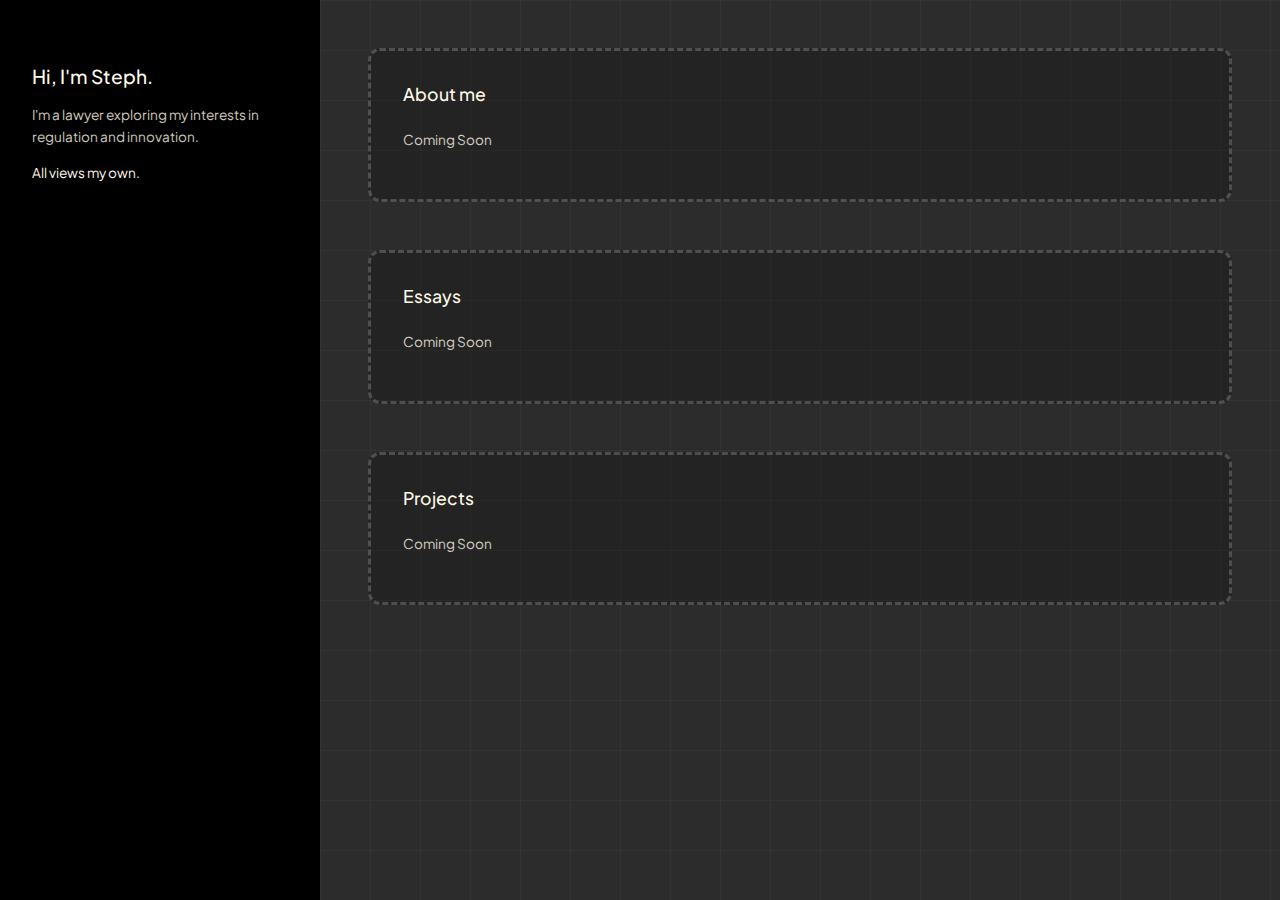
<file: index.html>
<!DOCTYPE html>
<html lang="en">
<head>
    <meta charset="UTF-8">
    <meta name="viewport" content="width=device-width, initial-scale=1.0">
    <title> Stephanie Koay </title>
    <link href="https://fonts.googleapis.com/css2?family=Plus+Jakarta+Sans:wght@400;500;600&display=swap" rel="stylesheet">
    <style>
        * {
            margin: 0;
            padding: 0;
            box-sizing: border-box;
            font-family: 'Plus Jakarta Sans', -apple-system, BlinkMacSystemFont, sans-serif;
        }

        :root {
            --cream: #fff8e7;
            --dark-gray: #2c2c2c;
            --box-border: rgba(255, 248, 231, 0.2);
        }

        body {
            display: flex;
            min-height: 100vh;
            color: var(--cream);
            overflow-x: hidden;
            font-size: 0.85rem;
        }

        .left-column {
            position: fixed;
            width: 25%;
            height: 100vh;
            background: #000000;
            padding: 2rem;
        }

        .about-content {
            margin-top: 2rem;
        }

        .about-content h1 {
            font-size: 1.2rem;
            margin-bottom: 1rem;
            font-weight: 500;
        }

        .about-content p {
            line-height: 1.6;
            opacity: 0.8;
            margin-bottom: 1rem;
        }

        .right-column {
            margin-left: 25%;
            width: 75%;
            min-height: 100vh;
            background: var(--dark-gray);
            padding: 3rem;
            background-image: 
                linear-gradient(to right, rgba(255, 248, 231, 0.03) 1px, transparent 1px),
                linear-gradient(to bottom, rgba(255, 248, 231, 0.03) 1px, transparent 1px);
            background-size: 50px 50px;
        }

        .section {
            margin-bottom: 3rem;
            padding: 2rem;
            border: 3px dashed var(--box-border);
            border-radius: 12px;
            background: rgba(0, 0, 0, 0.2);
        }

        .section h2 {
            font-size: 1.1rem;
            margin-bottom: 1.5rem;
            font-weight: 500;
        }

        .section p {
            line-height: 1.6;
            opacity: 0.8;
            margin-bottom: 1rem;
        }
    </style>
</head>
<body>
    <div class="left-column">
        <div class="about-content">
            <h1>Hi, I'm Steph.</h1>
            <p>I'm a lawyer exploring my interests in regulation and innovation. </p> 
            <p> </p>All views my own.</p>
            <p> </p>
            <p></p>
        </div>
    </div>

    <div class="right-column">
        <div class="section">
            <h2>About me</h2>
            <p>Coming Soon</p>
        </div>

        <div class="section">
            <h2>Essays</h2>
            <p>Coming Soon</p>
        </div>

        <div class="section">
            <h2>Projects</h2>
            <p>Coming Soon</p>
        </div>
    </div>
</body>
</html>
</file>
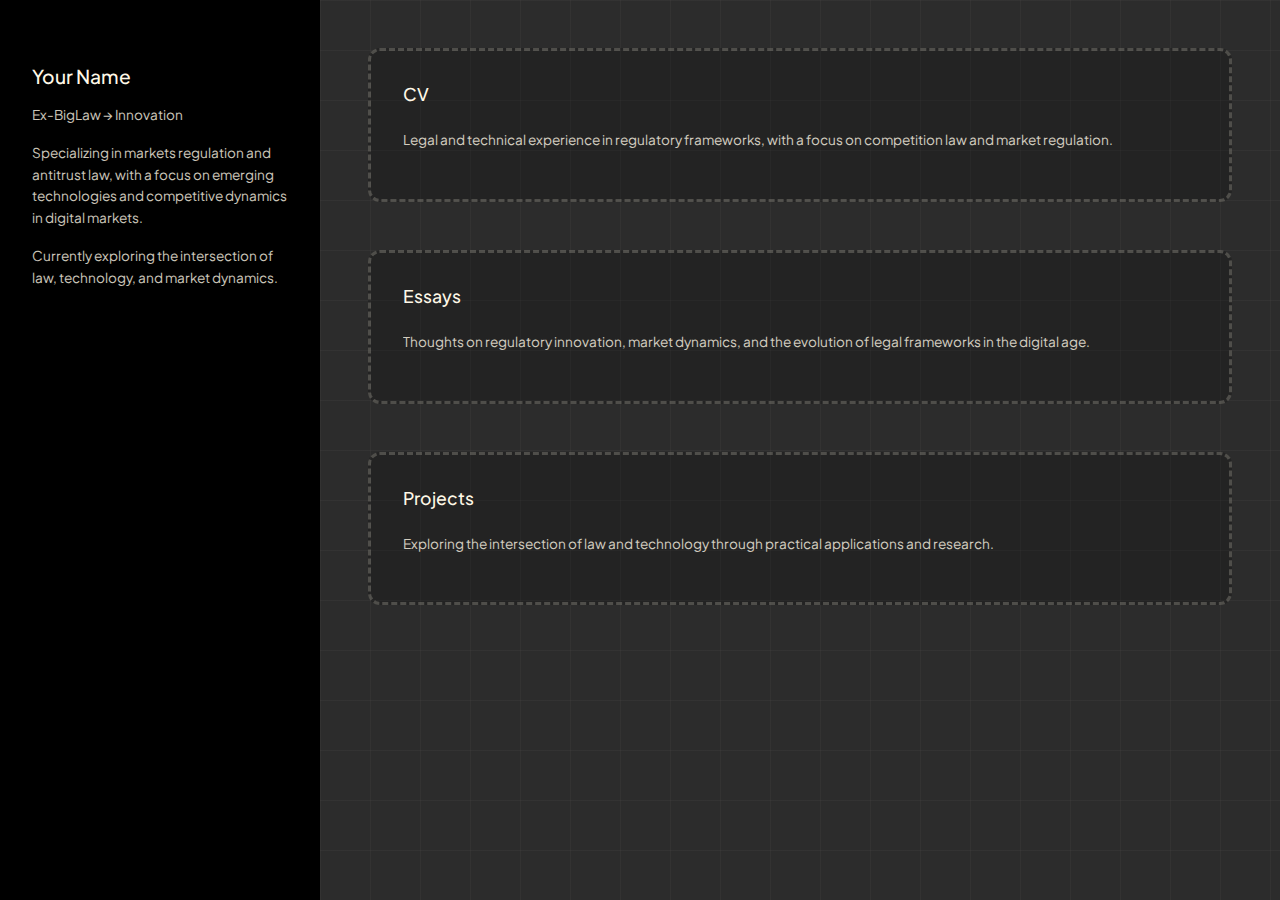
<file: views/index.html>
<!DOCTYPE html>
<html lang="en">
<head>
    <meta charset="UTF-8">
    <meta name="viewport" content="width=device-width, initial-scale=1.0">
    <title>Two Column Layout</title>
    <link href="https://fonts.googleapis.com/css2?family=Plus+Jakarta+Sans:wght@400;500;600&display=swap" rel="stylesheet">
    <style>
        * {
            margin: 0;
            padding: 0;
            box-sizing: border-box;
            font-family: 'Plus Jakarta Sans', -apple-system, BlinkMacSystemFont, sans-serif;
        }

        :root {
            --cream: #fff8e7;
            --dark-gray: #2c2c2c;
            --box-border: rgba(255, 248, 231, 0.2);
        }

        body {
            display: flex;
            min-height: 100vh;
            color: var(--cream);
            overflow-x: hidden;
            font-size: 0.85rem;
        }

        .left-column {
            position: fixed;
            width: 25%;
            height: 100vh;
            background: #000000;
            padding: 2rem;
        }

        .about-content {
            margin-top: 2rem;
        }

        .about-content h1 {
            font-size: 1.2rem;
            margin-bottom: 1rem;
            font-weight: 500;
        }

        .about-content p {
            line-height: 1.6;
            opacity: 0.8;
            margin-bottom: 1rem;
        }

        .right-column {
            margin-left: 25%;
            width: 75%;
            min-height: 100vh;
            background: var(--dark-gray);
            padding: 3rem;
            background-image: 
                linear-gradient(to right, rgba(255, 248, 231, 0.03) 1px, transparent 1px),
                linear-gradient(to bottom, rgba(255, 248, 231, 0.03) 1px, transparent 1px);
            background-size: 50px 50px;
        }

        .section {
            margin-bottom: 3rem;
            padding: 2rem;
            border: 3px dashed var(--box-border);
            border-radius: 12px;
            background: rgba(0, 0, 0, 0.2);
        }

        .section h2 {
            font-size: 1.1rem;
            margin-bottom: 1.5rem;
            font-weight: 500;
        }

        .section p {
            line-height: 1.6;
            opacity: 0.8;
            margin-bottom: 1rem;
        }
    </style>
</head>
<body>
    <div class="left-column">
        <div class="about-content">
            <h1>Your Name</h1>
            <p>Ex-BigLaw → Innovation</p>
            <p>Specializing in markets regulation and antitrust law, with a focus on emerging technologies and competitive dynamics in digital markets.</p>
            <p>Currently exploring the intersection of law, technology, and market dynamics.</p>
        </div>
    </div>

    <div class="right-column">
        <div class="section">
            <h2>CV</h2>
            <p>Legal and technical experience in regulatory frameworks, with a focus on competition law and market regulation.</p>
        </div>

        <div class="section">
            <h2>Essays</h2>
            <p>Thoughts on regulatory innovation, market dynamics, and the evolution of legal frameworks in the digital age.</p>
        </div>

        <div class="section">
            <h2>Projects</h2>
            <p>Exploring the intersection of law and technology through practical applications and research.</p>
        </div>
    </div>
</body>
</html>
</file>
